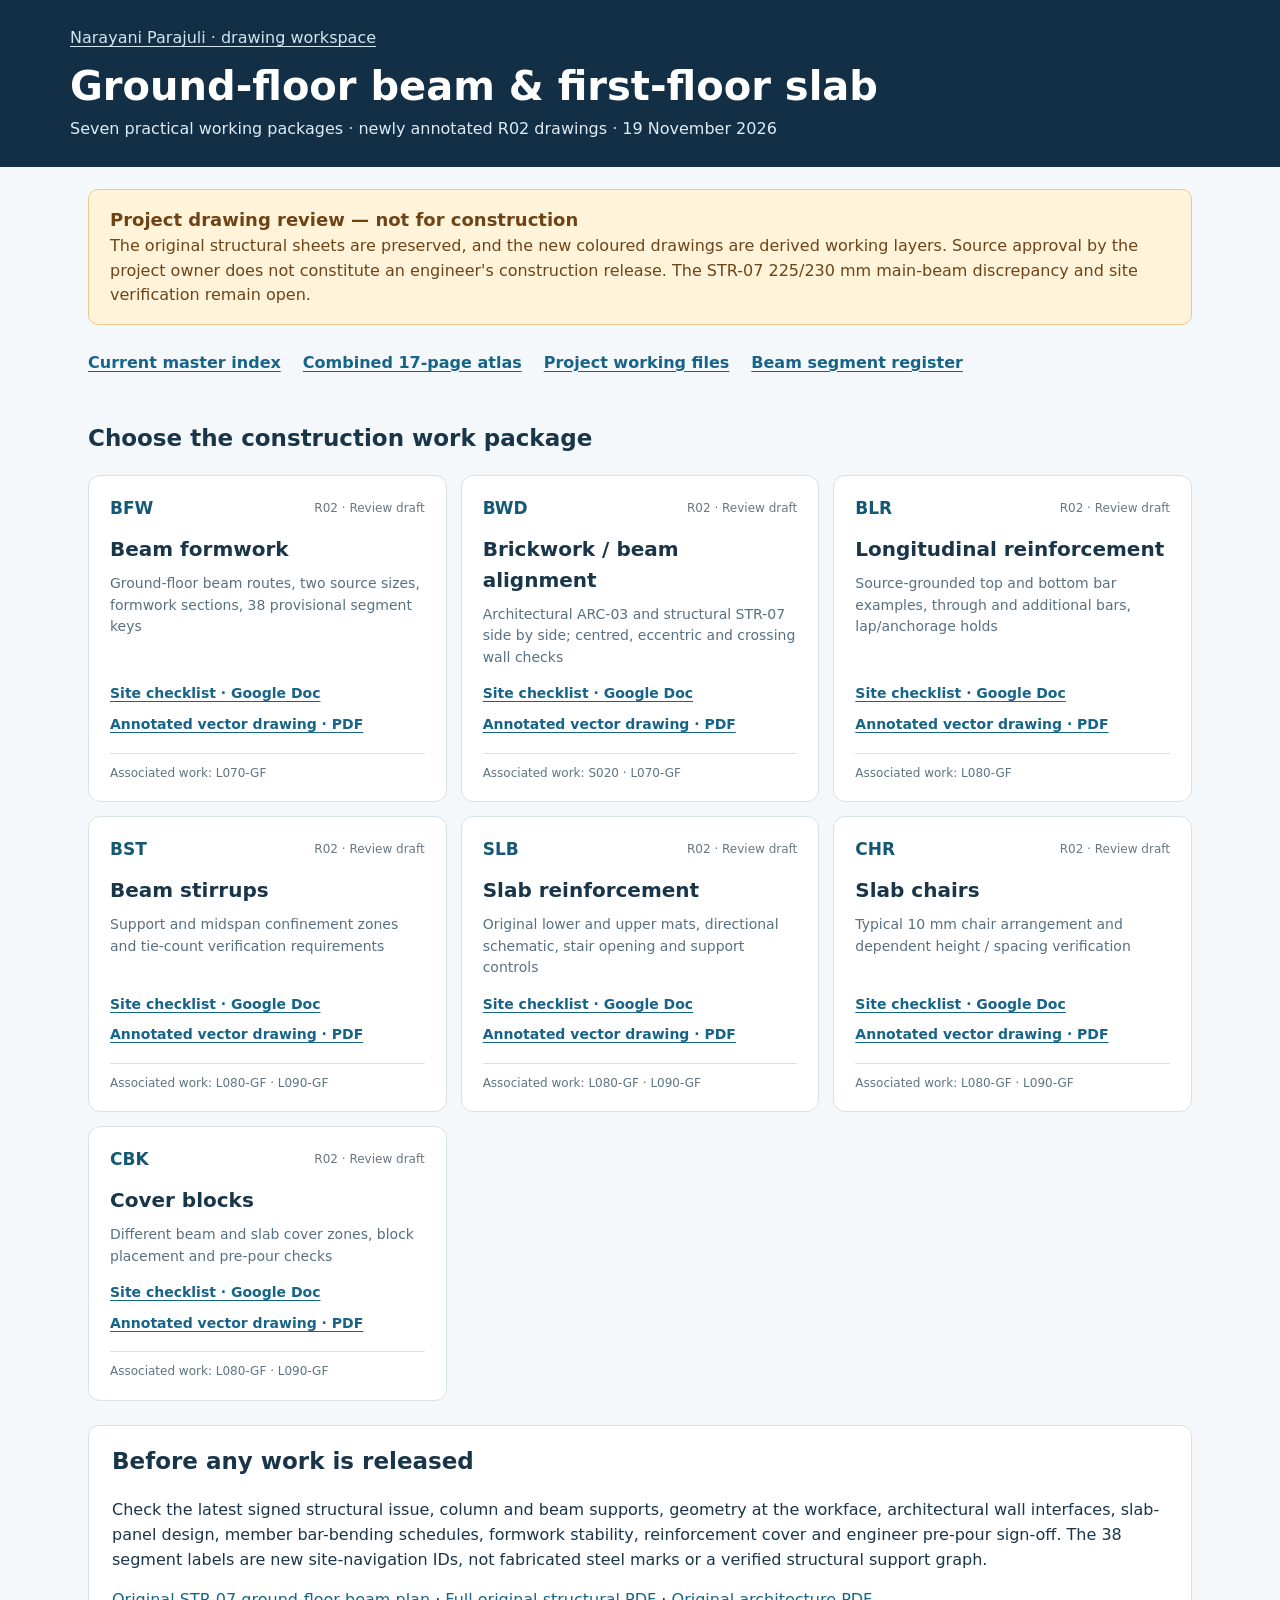
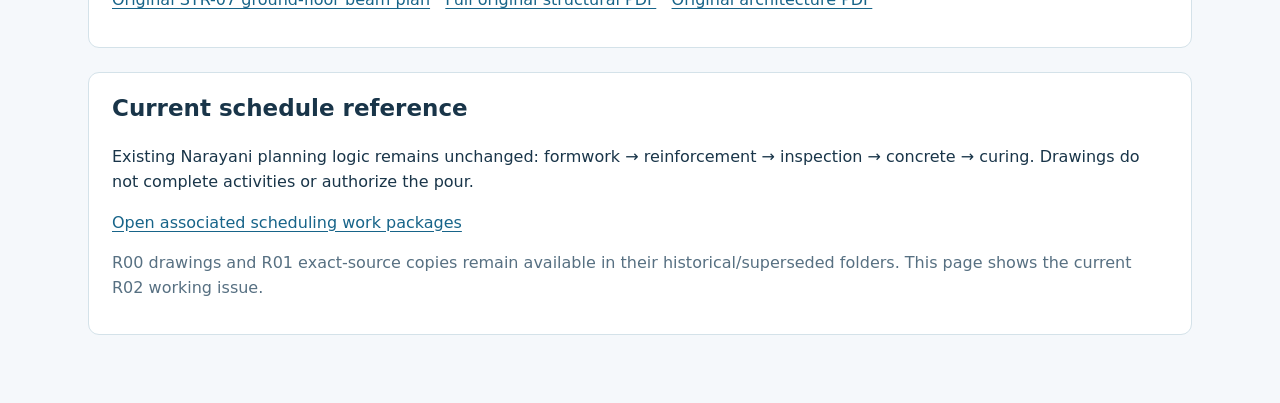
<file: projects/narayani/gf-beam-slab.html>
<!doctype html><html lang="en"><head><meta charset="utf-8"><meta name="viewport" content="width=device-width,initial-scale=1"><meta name="description" content="Narayani Parajuli: seven source-based ground-floor beam and first-floor slab work packages, diagrams and site checklists."><title>Narayani Parajuli · Ground-floor beam and slab</title><style>:root{--ink:#193549;--muted:#577082;--line:#d4e2e9;--blue:#145875;--paper:#f5f8fb}*{box-sizing:border-box}body{background:var(--paper);color:var(--ink);font:16px/1.54 system-ui,sans-serif;margin:0}a{color:#176489;text-underline-offset:3px}a:focus-visible{outline:3px solid #e4a523;outline-offset:3px}header{background:#132f45;color:#fff;padding:26px max(18px,calc((100vw - 1140px)/2))}header a{color:#d1e5ee}h1{font-size:clamp(26px,4.3vw,40px);line-height:1.15;margin:12px 0 8px}header p{color:#dfebf4;margin:0}main{max-width:1140px;margin:auto;padding:22px 18px 68px}.alert{background:#fff3d9;border:1px solid #e8ca8c;border-radius:10px;padding:16px 21px;color:#6e4416}.alert strong{display:block;font-size:18px}.nav{display:flex;gap:12px 22px;flex-wrap:wrap;padding:26px 0;font-weight:700}h2{font-size:23px}.grid{display:grid;grid-template-columns:repeat(auto-fit,minmax(310px,1fr));gap:14px}.card{background:#fff;border:1px solid var(--line);border-radius:12px;padding:19px 21px;display:flex;flex-direction:column;min-height:245px}.cardtop{display:flex;justify-content:space-between;align-items:center;gap:12px}.code{font-size:17px;font-weight:850;color:var(--blue)}.tag{font-size:12px;color:#6a7680}.card h3{font-size:20px;margin:13px 0 8px}.card p{margin:0 0 15px;color:var(--muted);font-size:14px;flex:1}.links{display:flex;flex-wrap:wrap;gap:9px 20px;font-weight:700;font-size:14px}.activity{font-size:12px;color:#5e7581;border-top:1px solid var(--line);margin-top:17px;padding-top:10px}.section{background:#fff;border:1px solid var(--line);padding:18px 23px;border-radius:11px;margin-top:24px}.section h2{margin-top:0}.muted{color:var(--muted)}@media print{body{background:#fff}header{background:white;color:black}header p,header a{color:black}.grid{grid-template-columns:repeat(2,1fr)}}@media(max-width:400px){.grid{grid-template-columns:1fr}}</style></head><body><header><a href="./index.html">Narayani Parajuli · drawing workspace</a><h1>Ground-floor beam &amp; first-floor slab</h1><p>Seven practical working packages · newly annotated R02 drawings · 19 November 2026</p></header><main><div class="alert"><strong>Project drawing review — not for construction</strong>The original structural sheets are preserved, and the new coloured drawings are derived working layers. Source approval by the project owner does not constitute an engineer's construction release. The STR-07 225/230 mm main-beam discrepancy and site verification remain open.</div><nav class="nav"><a href="https://docs.google.com/document/d/1LLskxHBKuPI5xsP9C7u9FfLHox9wNytB0V0zghPvZXI/edit">Current master index</a><a href="https://drive.google.com/file/d/1PjekpCtnKJwmsQ8lP0ZmkGDWOQRpViEv/view">Combined 17-page atlas</a><a href="https://drive.google.com/drive/folders/1-QWxpu7CbQ8aGaQIh9CDUMqXlFIVJ2C8">Project working files</a><a href="https://drive.google.com/file/d/1D_iBS655h_m0DBhn-bZVQqYiCriMdIha/view">Beam segment register</a></nav><h2>Choose the construction work package</h2><section class="grid"><article class="card"><div class="cardtop"><span class="code">BFW</span><span class="tag">R02 · Review draft</span></div><h3>Beam formwork</h3><p>Ground-floor beam routes, two source sizes, formwork sections, 38 provisional segment keys</p><div class="links"><a href="https://docs.google.com/document/d/1EJuEKKGo2VnYs7YQEnTpuZqWlpQo4iwp2z72Mp-ZBXA/edit">Site checklist · Google Doc</a><a href="https://drive.google.com/file/d/10FXTrMOk_B1VbzPD_Ezt7jN3UTlC2Let/view">Annotated vector drawing · PDF</a></div><div class="activity">Associated work: L070-GF</div></article><article class="card"><div class="cardtop"><span class="code">BWD</span><span class="tag">R02 · Review draft</span></div><h3>Brickwork / beam alignment</h3><p>Architectural ARC-03 and structural STR-07 side by side; centred, eccentric and crossing wall checks</p><div class="links"><a href="https://docs.google.com/document/d/1BU9NSbDKnnnPympeFtis4zF9AYv-BKGvnZk_n8gXD_8/edit">Site checklist · Google Doc</a><a href="https://drive.google.com/file/d/1uHJ9An6TOfIf5fsK_ryj__y82FH5gNDV/view">Annotated vector drawing · PDF</a></div><div class="activity">Associated work: S020 · L070-GF</div></article><article class="card"><div class="cardtop"><span class="code">BLR</span><span class="tag">R02 · Review draft</span></div><h3>Longitudinal reinforcement</h3><p>Source-grounded top and bottom bar examples, through and additional bars, lap/anchorage holds</p><div class="links"><a href="https://docs.google.com/document/d/1SfPla_8A245n-zl_QAnR1GEH-H1VhvYCUyX5ym8QJrA/edit">Site checklist · Google Doc</a><a href="https://drive.google.com/file/d/1rWmE6gXW79v6eu_oKSMRWDAjrPZAce0S/view">Annotated vector drawing · PDF</a></div><div class="activity">Associated work: L080-GF</div></article><article class="card"><div class="cardtop"><span class="code">BST</span><span class="tag">R02 · Review draft</span></div><h3>Beam stirrups</h3><p>Support and midspan confinement zones and tie-count verification requirements</p><div class="links"><a href="https://docs.google.com/document/d/1WfOxBnq6WxTqbmPnJLdgBwoWlfJT2_aFvidz60vEknE/edit">Site checklist · Google Doc</a><a href="https://drive.google.com/file/d/1a8_qYnAH4SRLI7EZ6SLDj6cUZJWPojbQ/view">Annotated vector drawing · PDF</a></div><div class="activity">Associated work: L080-GF · L090-GF</div></article><article class="card"><div class="cardtop"><span class="code">SLB</span><span class="tag">R02 · Review draft</span></div><h3>Slab reinforcement</h3><p>Original lower and upper mats, directional schematic, stair opening and support controls</p><div class="links"><a href="https://docs.google.com/document/d/1V6nFx_QYwBC5hI21WWTjkdEIap7IFkBLD9TAyap0-TU/edit">Site checklist · Google Doc</a><a href="https://drive.google.com/file/d/1K_jlSHu2RbdtJSQ8nfM5_xUO-XlngjKn/view">Annotated vector drawing · PDF</a></div><div class="activity">Associated work: L080-GF · L090-GF</div></article><article class="card"><div class="cardtop"><span class="code">CHR</span><span class="tag">R02 · Review draft</span></div><h3>Slab chairs</h3><p>Typical 10 mm chair arrangement and dependent height / spacing verification</p><div class="links"><a href="https://docs.google.com/document/d/14hJE_kVT6iXgVnYhas-rBSel0aJRxMK_vtDxhH6FGt8/edit">Site checklist · Google Doc</a><a href="https://drive.google.com/file/d/16YyI9Y9WZ8lEoMws1brNtjZOJHdqqYRv/view">Annotated vector drawing · PDF</a></div><div class="activity">Associated work: L080-GF · L090-GF</div></article><article class="card"><div class="cardtop"><span class="code">CBK</span><span class="tag">R02 · Review draft</span></div><h3>Cover blocks</h3><p>Different beam and slab cover zones, block placement and pre-pour checks</p><div class="links"><a href="https://docs.google.com/document/d/1iMN6p1rJhzh6nkZrxmXkE9-nhDEiEBOg2eGwb0KbOaY/edit">Site checklist · Google Doc</a><a href="https://drive.google.com/file/d/1KVkSAg0XJC1HqejGIlBX2NncCc1md4H4/view">Annotated vector drawing · PDF</a></div><div class="activity">Associated work: L080-GF · L090-GF</div></article></section><section class="section"><h2>Before any work is released</h2><p>Check the latest signed structural issue, column and beam supports, geometry at the workface, architectural wall interfaces, slab-panel design, member bar-bending schedules, formwork stability, reinforcement cover and engineer pre-pour sign-off. The 38 segment labels are new site-navigation IDs, not fabricated steel marks or a verified structural support graph.</p><p><a href="https://drive.google.com/file/d/1AgL_1zLA2V4j5dLXG5WaoPwX9-r0fkhF/view">Original STR-07 ground-floor beam plan</a> · <a href="https://drive.google.com/file/d/1zwmKrfwW9IN5ourLGFdfleJOCi7dcH2_/view">Full original structural PDF</a> · <a href="https://drive.google.com/file/d/19AyrQbMaZ4ze59ixqKMlMlR0UZ-1jDcB/view">Original architecture PDF</a></p></section><section class="section"><h2>Current schedule reference</h2><p>Existing Narayani planning logic remains unchanged: formwork → reinforcement → inspection → concrete → curing. Drawings do not complete activities or authorize the pour.</p><p><a href="https://fabingurung.github.io/jp-scheduling-resources-management/projects/narayani/gf-beam-slab.html">Open associated scheduling work packages</a></p><p class="muted">R00 drawings and R01 exact-source copies remain available in their historical/superseded folders. This page shows the current R02 working issue.</p></section></main></body></html>
</file>
